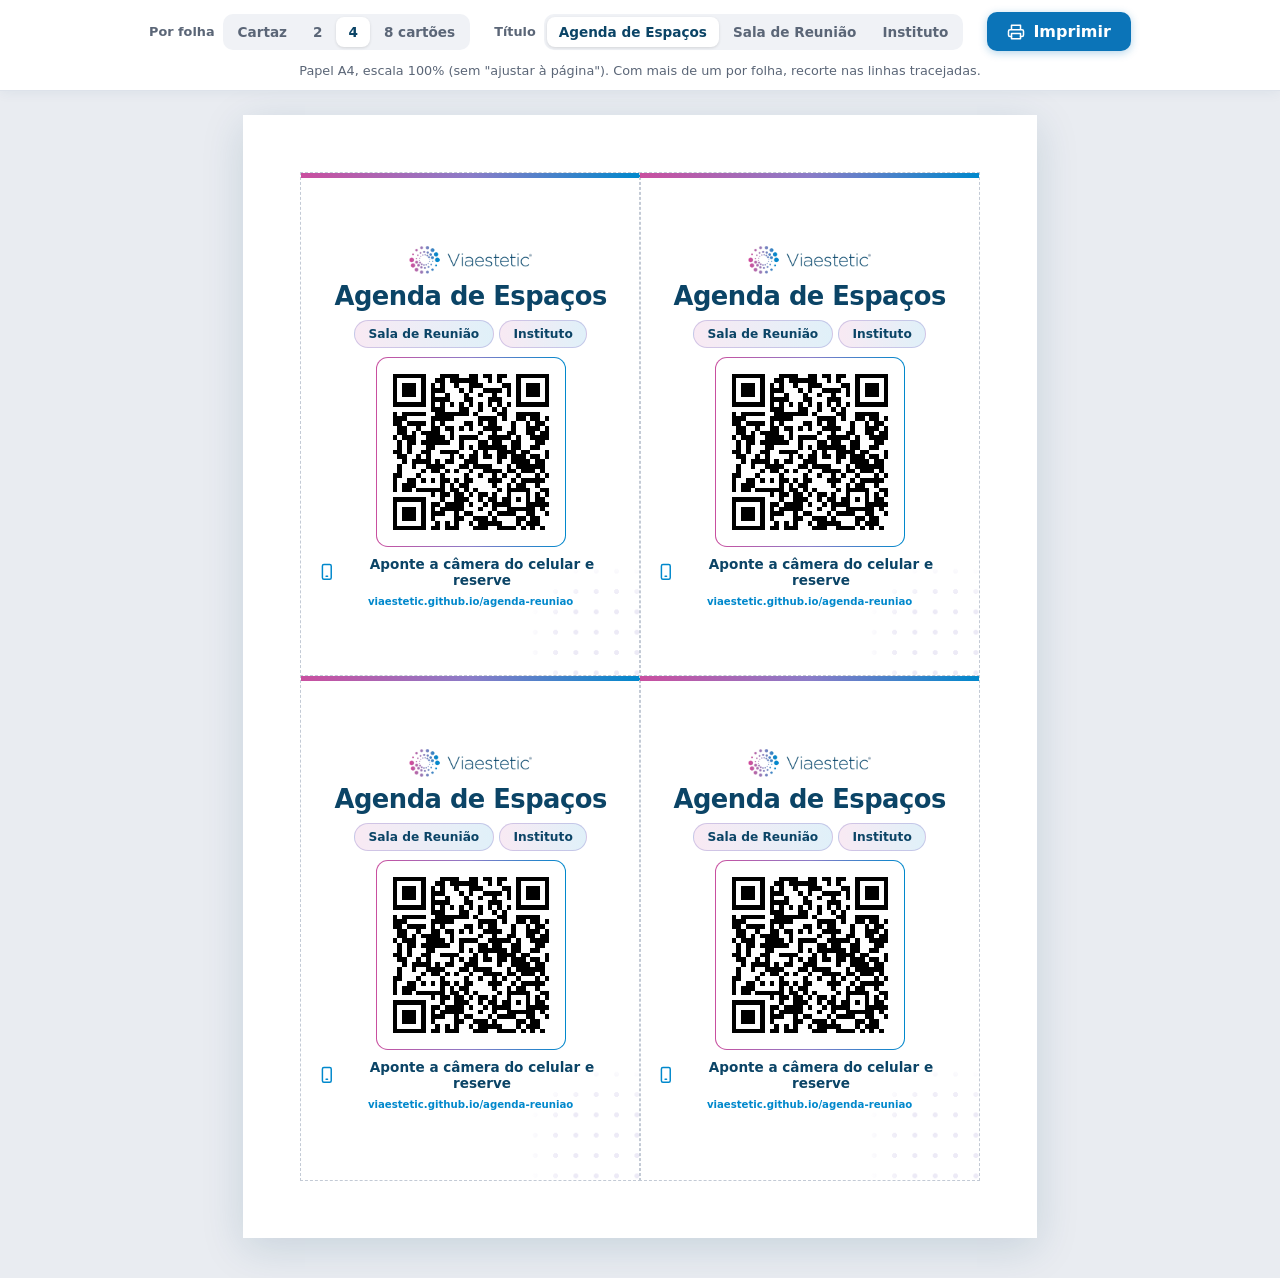
<file: cartaz.html>
<!doctype html>
<html lang="pt-BR">
<head>
  <meta charset="utf-8">
  <meta name="viewport" content="width=device-width, initial-scale=1">
  <title>QR Codes para impressão – Agenda de Espaços</title>
  <link rel="icon" type="image/png" href="favicon.png?v=20261028">
  <link rel="apple-touch-icon" href="apple-touch-icon.png?v=20261028">
  <style>
    @page { size: A4; margin: 0; }

    :root {
      --navy: #0b4466;
      --rosa: #c94f9f;
      --lilas: #8b7cc8;
      --azul: #0088cc;
      --cinza: #5b6677;
      --marca: linear-gradient(90deg, var(--rosa), var(--lilas) 50%, var(--azul));
    }

    * { box-sizing: border-box; }

    body {
      margin: 0;
      font-family: system-ui, -apple-system, "Segoe UI", Roboto, sans-serif;
      background: #e9ecf1;
      color: var(--navy);
      -webkit-print-color-adjust: exact;
      print-color-adjust: exact;
    }

    /* ---------- Barra de opções (não sai na impressão) ---------- */
    .barra {
      position: sticky;
      top: 0;
      z-index: 5;
      display: flex;
      flex-wrap: wrap;
      gap: 12px 24px;
      align-items: center;
      justify-content: center;
      padding: 12px 16px;
      background: #fff;
      border-bottom: 1px solid #dde2ea;
      box-shadow: 0 2px 12px rgb(11 68 102 / .06);
    }
    .grupo { display: flex; align-items: center; gap: 8px; flex-wrap: wrap; }
    .grupo > span { font-size: .8rem; font-weight: 600; color: var(--cinza); }
    .seg { display: inline-flex; flex-wrap: wrap; padding: 3px; gap: 2px; background: #f0f2f6; border-radius: 10px; }
    .seg button {
      font: inherit;
      font-size: .85rem;
      font-weight: 600;
      border: 0;
      background: transparent;
      color: var(--cinza);
      padding: 7px 12px;
      border-radius: 8px;
      cursor: pointer;
    }
    .seg button:hover { color: var(--navy); }
    .seg button.ativo { background: #fff; color: var(--navy); box-shadow: 0 1px 3px rgb(0 0 0 / .12); }
    .imprimir {
      display: inline-flex;
      align-items: center;
      gap: 8px;
      font: inherit;
      font-weight: 600;
      padding: 10px 20px;
      border: 0;
      border-radius: 10px;
      background: #0b74b8;
      color: #fff;
      cursor: pointer;
      box-shadow: 0 2px 8px rgb(11 116 184 / .3);
    }
    .imprimir:hover { background: #095f98; }
    .imprimir svg { width: 18px; height: 18px; fill: none; stroke: currentColor; stroke-width: 2; stroke-linecap: round; stroke-linejoin: round; }
    .dica { width: 100%; margin: 0; text-align: center; font-size: .8rem; color: var(--cinza); }

    /* ---------- Folha A4 ---------- */
    .folha {
      width: min(210mm, calc(100vw - 32px));
      aspect-ratio: 210 / 297;
      margin: 24px auto 40px;
      padding: 4.5%;
      background: #fff;
      box-shadow: 0 10px 40px rgb(11 68 102 / .15);
      display: grid;
    }
    .folha[data-layout="1"] { grid-template: 1fr / 1fr; }
    .folha[data-layout="2"] { grid-template: repeat(2, 1fr) / 1fr; }
    .folha[data-layout="4"] { grid-template: repeat(2, 1fr) / repeat(2, 1fr); }
    .folha[data-layout="8"] { grid-template: repeat(4, 1fr) / repeat(2, 1fr); }

    /* ---------- Cartão (se adapta ao próprio tamanho) ---------- */
    .cartao {
      container: cartao / size;
      position: relative;
      overflow: hidden;
      min-width: 0;
      min-height: 0;
    }
    /* Linhas de corte quando há mais de um por folha */
    .folha:not([data-layout="1"]) .cartao { outline: 1px dashed #c3cad5; outline-offset: -.5px; }

    .faixa {
      position: absolute;
      inset: 0 0 auto;
      height: 1.6cqmin;
      background: var(--marca);
    }
    .bolinhas {
      position: absolute;
      right: -14cqmin;
      bottom: -14cqmin;
      width: 48cqmin;
      height: 48cqmin;
      border-radius: 50%;
      background: radial-gradient(circle, rgb(139 124 200 / .16) 18%, transparent 19%) 0 0 / 6cqmin 6cqmin;
      -webkit-mask: radial-gradient(circle, #000 40%, transparent 71%);
      mask: radial-gradient(circle, #000 40%, transparent 71%);
      pointer-events: none;
    }

    .conteudo {
      position: absolute;
      inset: 6cqmin 5cqmin 5cqmin;
      display: grid;
      grid-template-areas: "logo" "titulo" "sub" "qr" "cta" "url";
      justify-items: center;
      align-content: center;
      gap: 2.6cqmin;
      text-align: center;
    }
    .logo { grid-area: logo; height: 8.5cqmin; width: auto; }
    .titulo { grid-area: titulo; margin: 0; font-size: 7.6cqmin; line-height: 1.08; letter-spacing: -.02em; font-weight: 750; }
    .sub { grid-area: sub; margin: 0; font-size: 3.6cqmin; color: var(--cinza); }
    .chips { display: flex; flex-wrap: wrap; gap: 1.6cqmin; justify-content: inherit; }
    .chips span {
      font-weight: 650;
      padding: .5em 1.1em;
      border-radius: 999px;
      color: var(--navy);
      background: linear-gradient(90deg, rgb(201 79 159 / .12), rgb(0 136 204 / .12));
      border: 1px solid rgb(139 124 200 / .35);
    }
    .qr {
      grid-area: qr;
      width: 56cqmin;
      aspect-ratio: 1;
      padding: 1.8cqmin;
      border-radius: 3.5cqmin;
      background: #fff;
      border: .5cqmin solid transparent;
      background-image: linear-gradient(#fff, #fff), var(--marca);
      background-origin: border-box;
      background-clip: padding-box, border-box;
    }
    .qr img { display: block; width: 100%; height: 100%; }
    .cta { grid-area: cta; margin: 0; font-size: 4cqmin; font-weight: 650; display: flex; align-items: center; gap: 1.5cqmin; }
    .cta svg { width: 1.3em; height: 1.3em; fill: none; stroke: var(--azul); stroke-width: 2; stroke-linecap: round; stroke-linejoin: round; flex-shrink: 0; }
    .url { grid-area: url; margin: 0; font-size: 3cqmin; color: var(--azul); font-weight: 550; }

    /* Cartão "deitado" (2 e 8 por folha): QR à esquerda, texto à direita */
    @container cartao (aspect-ratio > 1.15) {
      .conteudo {
        inset: 7cqh 6cqh 6cqh;
        grid-template-columns: auto minmax(0, 1fr);
        grid-template-areas: "qr logo" "qr titulo" "qr sub" "qr cta" "qr url";
        justify-items: start;
        align-items: center;
        column-gap: 6cqh;
        row-gap: 2.2cqh;
        text-align: left;
      }
      .qr { width: auto; height: min(62cqh, 46cqw); padding: 2.5cqh; border-radius: 5cqh; border-width: .7cqh; }
      .logo { height: min(9cqh, 6cqw); }
      .titulo { font-size: min(8.4cqh, 5.6cqw); }
      .sub { font-size: min(4cqh, 2.7cqw); }
      .chips { justify-content: flex-start; gap: 1.4cqh; }
      .cta { font-size: min(4.3cqh, 2.9cqw); gap: 1.6cqh; }
      .url { font-size: min(3.6cqh, 2.4cqw); }
      .bolinhas { width: 70cqh; height: 70cqh; right: -20cqh; bottom: -20cqh; background-size: 8cqh 8cqh; }
    }

    @media print {
      body { background: #fff; }
      .barra { display: none; }
      .folha { width: 210mm; height: 297mm; margin: 0; box-shadow: none; }
    }
  </style>
</head>
<body>
  <div class="barra">
    <div class="grupo">
      <span>Por folha</span>
      <div class="seg" id="opLayout">
        <button type="button" data-v="1">Cartaz</button>
        <button type="button" data-v="2">2</button>
        <button type="button" data-v="4">4</button>
        <button type="button" data-v="8">8 cartões</button>
      </div>
    </div>
    <div class="grupo">
      <span>Título</span>
      <div class="seg" id="opTitulo">
        <button type="button" data-v="geral">Agenda de Espaços</button>
        <button type="button" data-v="sala">Sala de Reunião</button>
        <button type="button" data-v="instituto">Instituto</button>
      </div>
    </div>
    <button class="imprimir" type="button" onclick="print()">
      <svg viewBox="0 0 24 24" aria-hidden="true"><path d="M6 9V3h12v6M6 18H4a2 2 0 0 1-2-2v-5a2 2 0 0 1 2-2h16a2 2 0 0 1 2 2v5a2 2 0 0 1-2 2h-2"/><rect x="6" y="14" width="12" height="7"/></svg>
      Imprimir
    </button>
    <p class="dica">Papel A4, escala 100% (sem "ajustar à página"). Com mais de um por folha, recorte nas linhas tracejadas.</p>
  </div>

  <main class="folha" id="folha"></main>

  <template id="modelo">
    <article class="cartao">
      <div class="faixa"></div>
      <div class="bolinhas"></div>
      <div class="conteudo">
        <img class="logo" src="logo.png" alt="Viaestetic">
        <h2 class="titulo"></h2>
        <div class="sub"></div>
        <div class="qr"><img src="qrcode.svg" alt="QR Code da agenda"></div>
        <p class="cta">
          <svg viewBox="0 0 24 24" aria-hidden="true"><rect x="6" y="2" width="12" height="20" rx="2"/><path d="M11 18h2"/></svg>
          Aponte a câmera do celular e reserve
        </p>
        <p class="url">viaestetic.github.io/<wbr>agenda-reuniao</p>
      </div>
    </article>
  </template>

  <script>
    const TITULOS = {
      geral: { titulo: 'Agenda de Espaços', chips: ['Sala de Reunião', 'Instituto'] },
      sala: { titulo: 'Sala de Reunião', sub: 'Confira a agenda e reserve antes de usar' },
      instituto: { titulo: 'Instituto', sub: 'Confira a agenda e reserve antes de usar' },
    };
    const LAYOUTS = ['1', '2', '4', '8'];

    // Opções vêm do link (?layout=4&titulo=sala). O antigo ?espaco=sala abre como cartaz.
    const params = new URLSearchParams(location.search);
    const espacoAntigo = params.get('espaco');
    let layout = LAYOUTS.includes(params.get('layout')) ? params.get('layout') : (espacoAntigo ? '1' : '4');
    let titulo = TITULOS[params.get('titulo')] ? params.get('titulo') : (TITULOS[espacoAntigo] ? espacoAntigo : 'geral');

    const folha = document.getElementById('folha');
    const modelo = document.getElementById('modelo');

    function render() {
      const t = TITULOS[titulo];
      folha.dataset.layout = layout;
      folha.replaceChildren();
      for (let i = 0; i < Number(layout); i++) {
        const c = modelo.content.cloneNode(true);
        c.querySelector('.titulo').textContent = t.titulo;
        const sub = c.querySelector('.sub');
        if (t.chips) {
          sub.className += ' chips';
          for (const nome of t.chips) {
            const s = document.createElement('span');
            s.textContent = nome;
            sub.append(s);
          }
        } else {
          sub.textContent = t.sub;
        }
        folha.append(c);
      }
      for (const [grupo, valor] of [['opLayout', layout], ['opTitulo', titulo]]) {
        for (const b of document.getElementById(grupo).children) b.classList.toggle('ativo', b.dataset.v === valor);
      }
      const url = new URL(location.href);
      url.search = new URLSearchParams({ layout, titulo });
      history.replaceState(null, '', url);
    }

    document.getElementById('opLayout').addEventListener('click', e => {
      if (e.target.dataset.v) { layout = e.target.dataset.v; render(); }
    });
    document.getElementById('opTitulo').addEventListener('click', e => {
      if (e.target.dataset.v) { titulo = e.target.dataset.v; render(); }
    });
    render();
  </script>
</body>
</html>
</file>
